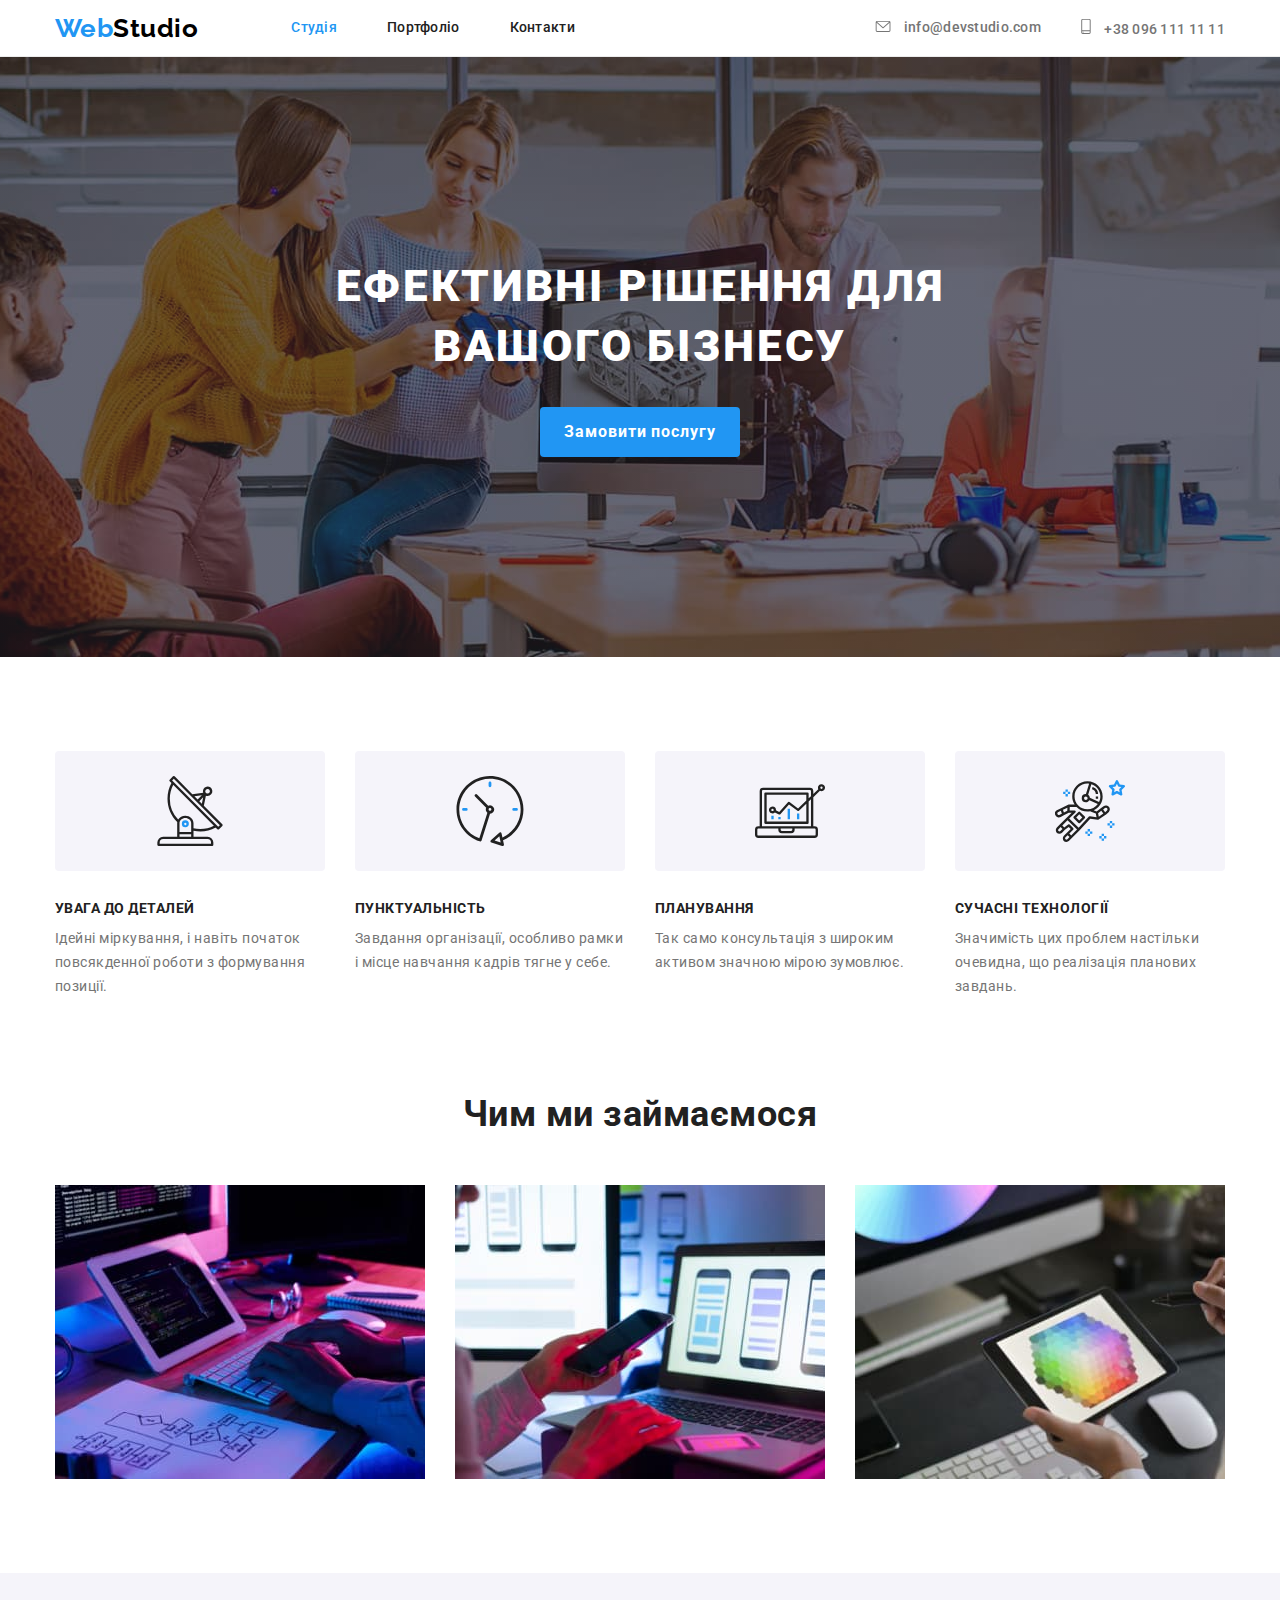
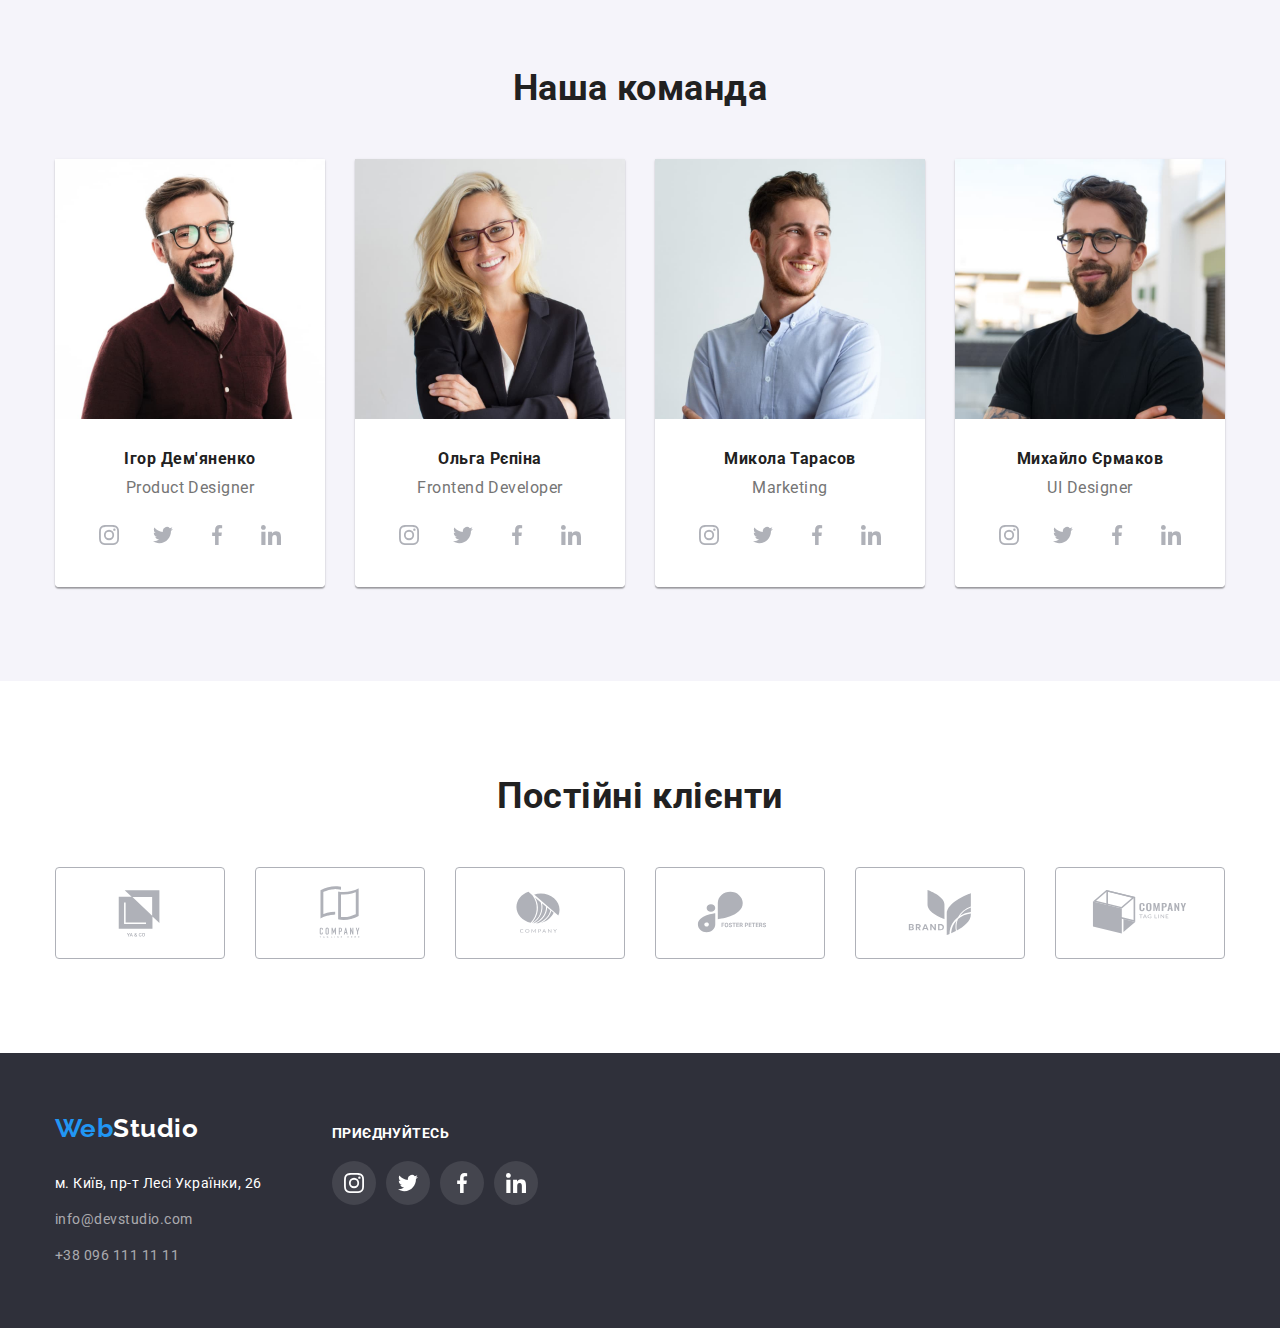
<file: index.html>
<!DOCTYPE html>
<html lang="uk">
<head>
    <meta charset="UTF-8">
    <meta http-equiv="X-UA-Compatible" content="IE=edge">
    <meta name="viewport" content="width=device-width, initial-scale=1.0">
    <title>WebStudio. Головна сторінка. Ефективні рішення для вашого бізнесу</title>
    <link href="https://fonts.googleapis.com/css2?family=Raleway:wght@700&family=Roboto:wght@400;500;700;900&display=swap"
        rel="stylesheet">
    <link rel="stylesheet" href="https://cdnjs.cloudflare.com/ajax/libs/modern-normalize/1.1.0/modern-normalize.min.css">
    <link rel="stylesheet" href="./css/styles.css">
</head>
<body>
    <!--Page header-->
    <header class="page-header">
        <div class="container">
        <nav class="nav">
        <!--Logo-->
        <a href="/" class="logo">Web<span class="studio-header">Studio</span></a>
        <!--Links to other pages-->
        <ul class="site-nav list">
            <li class="item"><a href="./index.html" class="link current">Студія</a></li>
            <li class="item"><a href="./portfolio.html" class="link">Портфоліо</a></li>
            <li class="item"><a href="" class="link">Контакти</a></li>
        </ul>        
        <!--Contacts-->
        <ul class="contact-nav list">
            <li class="item">
                <a href="mailto:info@devstudio.com" class="link mail">
                    <svg class="icon" width="16" height="12">
                        <use href="./images/icons.svg#envelope"></use>
                    </svg>
                    info@devstudio.com
                </a>
            </li>
            <li class="item">
                <a href="tel:+380961111111" class="link tel">
                    <svg class="icon" width="10" height="16">
                        <use href="./images/icons.svg#smartphone"></use>
                    </svg>
                    +38 096 111 11 11
                </a>
            </li>
        </ul>
        </nav>
        </div>          
    </header>
    <!--Main content-->
    <main>
        <!--Order service-->
    <div>
        <section class="hero">
            <div class="container">
                <h1 class="title">ЕФЕКТИВНІ РІШЕННЯ ДЛЯ <br>ВАШОГО БІЗНЕСУ<br></h1>
                <button type="button" class="button">Замовити послугу</button>
            </div>                        
        </section>
    </div>
    <!--About service-->
    <section class="section advantage">
        <div class="container">
            <h2 class="section-title" hidden>Переваги</h2>
            <ul class="feature list">
                <li class="item">
                    <div class="advantage-card">
                        <svg class="icon" width="70" height="70">
                            <use href="./images/icons.svg#antenna"></use>
                        </svg>
                    </div>
                    <h3 class="title">Увага до деталей</h3>
                    <p class="text">Ідейні міркування, і навіть початок повсякденної роботи з формування позиції.</p>
                </li>
                <li class="item">
                    <div class="advantage-card">
                        <svg class="icon" width="70" height="70">
                            <use href="./images/icons.svg#clock"></use>
                        </svg>
                    </div>
                    <h3 class="title">Пунктуальність</h3>
                    <p class="text">Завдання організації, особливо рамки і місце навчання кадрів тягне у себе.</p>
                </li>
                <li class="item">
                    <div class="advantage-card">
                        <svg class="icon" width="70" height="70">
                            <use href="./images/icons.svg#diagram"></use>
                        </svg>
                    </div>
                    <h3 class="title">Планування</h3>
                    <p class="text">Так само консультація з широким активом значною мірою зумовлює.</p>
                </li>
                <li class="item">
                    <div class="advantage-card">
                        <svg class="icon" width="70" height="70">
                            <use href="./images/icons.svg#astronaut"></use>
                        </svg>
                    </div>
                    <h3 class="title">Сучасні технології</h3>
                    <p class="text">Значимість цих проблем настільки очевидна, що реалізація планових завдань.</p>
                </li>
            </ul>
        </div>        
    </section>
    <!--What do we do-->
    <section class="section">
        <div class="container">
            <h2 class="section-title">Чим ми займаємося</h2>
            <ul class="feature list">
                <li class="item">
                    <img src="./images/box1.jpg" alt="фото з клавіатурою" width="370">
                </li>
                <li class="item">
                    <img src="./images/box2.jpg" alt="фото з телефоном" width="370">
                </li>
                <li class="item">
                    <img src="./images/box3.jpg" alt="фото з планшетом" width="370">
                </li>
            </ul>
        </div>       
    </section>
    <!--Our team-->
    <section class="section team">
        <div class="container">
            <h2 class="section-title">Наша команда</h2>
            <ul class="feature list">
                <li class="item">
                    <div class="cards">
                        <img src="./images/foto1.jpg" alt="Фото Ігора Дем'яненка" width="270">
                        <div class="person">
                            <h3 class="name">Ігор Дем'яненко</h3>
                            <p class="text" lang="en">Product Designer</p>                        
                            <ul class="team-soc-list list">
                                <li class="team-soc-items"><a href="#" class="team-soc-link link">
                                    <svg width="20" height="20" class="team-soc-icons">
                                        <use href="./images/icons.svg#instagram"></use>
                                    </svg>
                                </a></li>
                                <li class="team-soc-items"><a href="#" class="team-soc-link link">
                                    <svg width="20" height="20" class="team-soc-icons">
                                        <use href="./images/icons.svg#twitter"></use>
                                    </svg>
                                </a></li>
                                <li class="team-soc-items"><a href="#" class="team-soc-link link">
                                    <svg width="20" height="20" class="team-soc-icons">
                                        <use href="./images/icons.svg#facebook"></use>
                                    </svg>
                                </a></li>
                                <li class="team-soc-items"><a href="#" class="team-soc-link link">
                                    <svg width="20" height="20" class="team-soc-icons">
                                        <use href="./images/icons.svg#linkedin"></use>
                                    </svg>
                                </a></li>
                            </ul>
                        </div>
                    </div>
                </li>
                <li class="item">
                    <div class="cards">
                        <img src="./images/foto2.jpg" alt="Фото Ольги Рєпіної" width="270">
                        <div class="person">
                            <h3 class="name">Ольга Рєпіна</h3>
                            <p class="text" lang="en">Frontend Developer</p>
                            <ul class="team-soc-list list">
                                <li class="team-soc-items"><a href="#" class="team-soc-link link">
                                        <svg width="20" height="20" class="team-soc-icons">
                                            <use href="./images/icons.svg#instagram"></use>
                                        </svg>
                                    </a></li>
                                <li class="team-soc-items"><a href="#" class="team-soc-link link">
                                        <svg width="20" height="20" class="team-soc-icons">
                                            <use href="./images/icons.svg#twitter"></use>
                                        </svg>
                                    </a></li>
                                <li class="team-soc-items"><a href="#" class="team-soc-link link">
                                        <svg width="20" height="20" class="team-soc-icons">
                                            <use href="./images/icons.svg#facebook"></use>
                                        </svg>
                                    </a></li>
                                <li class="team-soc-items"><a href="#" class="team-soc-link link">
                                        <svg width="20" height="20" class="team-soc-icons">
                                            <use href="./images/icons.svg#linkedin"></use>
                                        </svg>
                                    </a></li>
                            </ul>
                        </div>
                    </div>                                        
                </li>
                <li class="item">
                    <div class="cards">
                        <img src="./images/foto3.jpg" alt="Фото Миколи Тарасова" width="270">
                        <div class="person">
                            <h3 class="name">Микола Тарасов</h3>
                            <p class="text" lang="en">Marketing</p>
                            <ul class="team-soc-list list">
                                <li class="team-soc-items"><a href="#" class="team-soc-link link">
                                        <svg width="20" height="20" class="team-soc-icons">
                                            <use href="./images/icons.svg#instagram"></use>
                                        </svg>
                                    </a></li>
                                <li class="team-soc-items"><a href="#" class="team-soc-link link">
                                        <svg width="20" height="20" class="team-soc-icons">
                                            <use href="./images/icons.svg#twitter"></use>
                                        </svg>
                                    </a></li>
                                <li class="team-soc-items"><a href="#" class="team-soc-link link">
                                        <svg width="20" height="20" class="team-soc-icons">
                                            <use href="./images/icons.svg#facebook"></use>
                                        </svg>
                                    </a></li>
                                <li class="team-soc-items"><a href="#" class="team-soc-link link">
                                        <svg width="20" height="20" class="team-soc-icons">
                                            <use href="./images/icons.svg#linkedin"></use>
                                        </svg>
                                    </a></li>
                            </ul>
                        </div>
                    </div>                    
                </li>
                <li class="item">
                    <div class="cards">
                        <img src="./images/foto4.jpg" alt="Фото Михайла Єрмакова" width="270">
                        <div class="person">
                            <h3 class="name">Михайло Єрмаков</h3>
                            <p class="text" lang="en">UI Designer</p>
                            <ul class="team-soc-list list">
                                <li class="team-soc-items">
                                    <a href="#" class="team-soc-link link">
                                        <svg width="20" height="20" class="team-soc-icons">
                                            <use href="./images/icons.svg#instagram"></use>
                                        </svg>
                                    </a></li>
                                <li class="team-soc-items">
                                    <a href="#" class="team-soc-link link">
                                        <svg width="20" height="20" class="team-soc-icons">
                                            <use href="./images/icons.svg#twitter"></use>
                                        </svg>
                                    </a></li>
                                <li class="team-soc-items">
                                    <a href="#" class="team-soc-link link">
                                        <svg width="20" height="20" class="team-soc-icons">
                                            <use href="./images/icons.svg#facebook"></use>
                                        </svg>
                                    </a></li>
                                <li class="team-soc-items">
                                    <a href="#" class="team-soc-link link">
                                        <svg width="20" height="20" class="team-soc-icons">
                                            <use href="./images/icons.svg#linkedin"></use>
                                        </svg>
                                    </a></li>
                            </ul>
                        </div>
                    </div>                    
                </li>
            </ul>
        </div>        
    </section>
    <!-- Clients -->
    <section class="section regular-clients">
        <div class="container">
            <h2 class="section-title">Постійні клієнти</h2>
            <ul class="clients-list list">                
                <li class="clients-items">
                    <a href="#" class="clients-link">
                        <svg class="clients-icons" width="106" height="60">
                            <use href="./images/icons.svg#yaandcologo"></use>
                        </svg>
                    </a>
                </li>
                <li class="clients-items">
                    <a href="#" class="clients-link">
                        <svg class="clients-icons" width="106" height="60">
                            <use href="./images/icons.svg#taglineherelogo"></use>
                        </svg>
                    </a>
                </li>
                <li class="clients-items">
                    <a href="" class="clients-link">
                        <svg class="clients-icons" width="106" height="60">
                            <use href="./images/icons.svg#companylogo"></use>
                        </svg>
                    </a>
                </li>
                <li class="clients-items">
                    <a href="" class="clients-link">
                        <svg class="clients-icons" width="106" height="60">
                            <use href="./images/icons.svg#fosterpeterslogo"></use>
                        </svg>
                    </a>
                </li>
                <li class="clients-items">
                    <a href="" class="clients-link">
                        <svg class="clients-icons" width="106" height="60">
                            <use href="./images/icons.svg#brandlogo"></use>
                        </svg>
                    </a>
                </li>
                <li class="clients-items">
                    <a href="" class="clients-link">
                        <svg class="clients-icons" width="106" height="60">
                            <use href="./images/icons.svg#taglinelogo"></use>
                        </svg>
                    </a>
                </li>
            </ul>            
        </div>
    </section>
    </main>
    <!--Footer-->
    <footer class="footer">
        <div class="container">
            <div class="footer-contacts">
                <a href="/" class="logo">Web<span class="studio-footer">Studio</span></a>
                <address class="address">
                    <p class="map">м. Київ, пр-т Лесі Українки, 26</p>
                    <a href="mailto:info@devstudio.com" class="link mail">info@devstudio.com</a>
                    <a href="tel:+380961111111" class="link tel">+38 096 111 11 11</a>
                </address>
            </div>
            <div class="footer-join">
                <h3 class="title">приєднуйтесь</h3>
                <ul class="footer-join-list list">
                    <li class="footer-soc-items">
                        <a href="#" class="footer-soc-link link">
                            <svg width="20" height="20" class="footer-soc-icons">
                                <use href="./images/icons.svg#instagram"></use>
                            </svg>
                        </a></li>
                    </li>
                    <li class="footer-soc-items">
                        <a href="#" class="footer-soc-link link">
                            <svg width="20" height="20" class="footer-soc-icons">
                                <use href="./images/icons.svg#twitter"></use>
                            </svg>
                        </a></li>
                    </li>
                    <li class="footer-soc-items">
                        <a href="#" class="footer-soc-link link">
                            <svg width="20" height="20" class="footer-soc-icons">
                                <use href="./images/icons.svg#facebook"></use>
                            </svg>
                        </a></li>
                    </li>
                    <li class="footer-soc-items">
                        <a href="#" class="footer-soc-link link">
                            <svg width="20" height="20" class="footer-soc-icons">
                                <use href="./images/icons.svg#linkedin"></use>
                            </svg>
                        </a></li>
                    </li>
                </ul>
            </div>
        </div>        
    </footer>
</body>
</html>
</file>
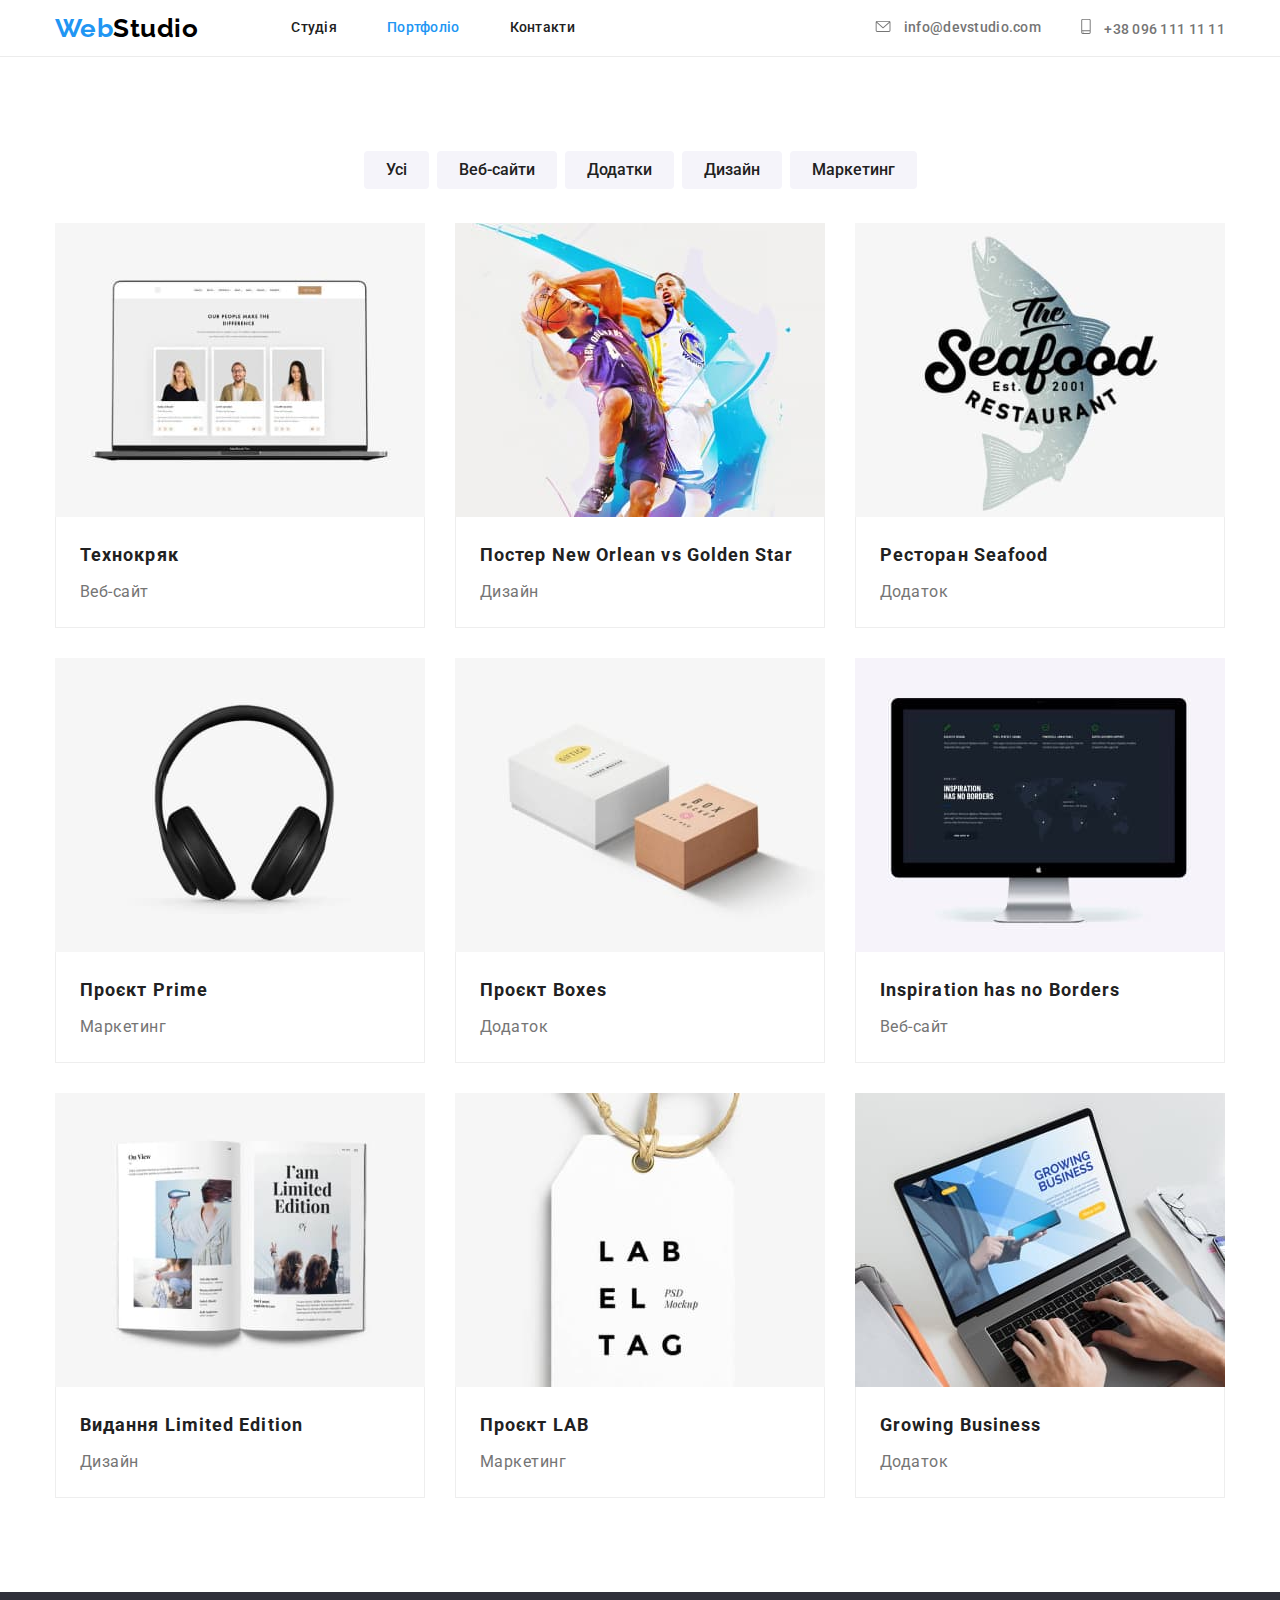
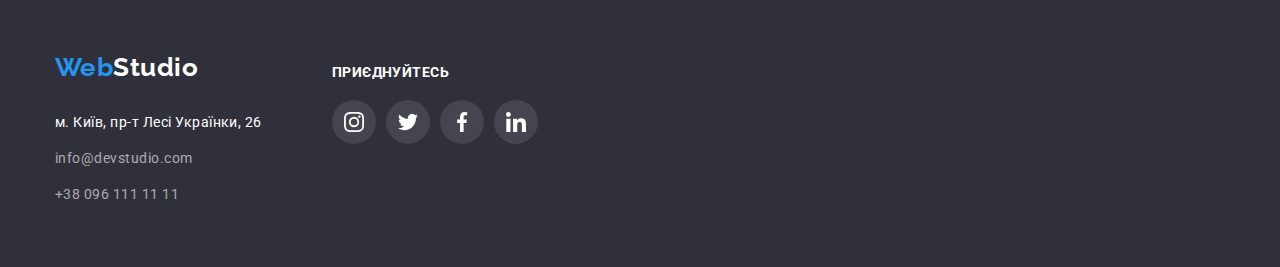
<file: portfolio.html>
<!DOCTYPE html>
<html lang="uk">
<head>
    <meta charset="UTF-8">
    <meta http-equiv="X-UA-Compatible" content="IE=edge">
    <meta name="viewport" content="width=device-width, initial-scale=1.0">
    <title>WebStudio. Портфоліо</title>
    <link href="https://fonts.googleapis.com/css2?family=Raleway:wght@700&family=Roboto:wght@400;500;700;900&display=swap"
        rel="stylesheet">
    <link rel="stylesheet" href="https://cdnjs.cloudflare.com/ajax/libs/modern-normalize/1.1.0/modern-normalize.min.css">
    <link rel="stylesheet" href="./css/styles.css">
</head>
<body>
    <!--Page header-->
    <header class="page-header">
        <div class="container">
        <nav class="nav">
            <!--Logo-->
            <a href="/" class="logo">Web<span class="studio-header">Studio</span></a>
            <!--Links to other pages-->
            <ul class="site-nav list">
                <li class="item"><a href="./index.html" class="link">Студія</a></li>
                <li class="item"><a href="./portfolio.html" class="link current">Портфоліо</a></li>
                <li class="item"><a href="" class="link">Контакти</a></li>
            </ul>        
        <!--Contacts-->
        <ul class="contact-nav list">
            <li class="item">
                <a href="mailto:info@devstudio.com" class="link mail">
                    <svg class="icon" width="16" height="12">
                        <use href="./images/icons.svg#envelope"></use>
                    </svg>                    
                    info@devstudio.com
                </a>
            </li>
            <li class="item">
                <a href="tel:+380961111111" class="link tel">
                    <svg class="icon" width="10" height="16">
                        <use href="./images/icons.svg#smartphone"></use>
                    </svg>
                    +38 096 111 11 11
                </a>
            </li>
        </ul>
        </nav>
        </div>
    </header>
    <!-- Main content -->
    <main>
        <section class="portfolio">
            <div class="container">
                <h1 hidden>Портфоліо</h1>
                <!-- Buttons -->
                <ul class="buttons list">
                    <li class="item"><button class="link all" type="button">Усі</button></li>
                    <li class="item"><button class="link" type="button">Веб-сайти</button></li>
                    <li class="item"><button class="link" type="button">Додатки</button></li>
                    <li class="item"><button class="link" type="button">Дизайн</button></li>
                    <li class="item"><button class="link" type="button">Маркетинг</button></li>
                </ul>
                <!-- Projects -->
                <ul class="works list">
                    <li class="item">
                        <article class="card">
                            <a href="" class="service">
                                <div class="thumb">
                                    <img src="./images/img1.jpg" alt="Фото людей на мніторі" width="370">
                                </div>
                                <div class="case">                                
                                    <h2 class="title">Технокряк</h2>
                                    <p class="text">Веб-сайт</p>
                                </div>
                            </a>
                        </article>
                    </li>
                    <li class="item">
                        <article class="card">
                            <a href="" class="service">
                                <div class="thumb">
                                    <img src="./images/img2.jpg" alt="Баскетболісти" width="370">
                                </div>
                                <div class="case">
                                    <h2 class="title">Постер New Orlean vs Golden Star</h2>
                                    <p class="text">Дизайн</p>
                                </div>
                            </a>
                        </article>
                    </li>
                    <li class="item">
                        <article class="card">
                            <a href="" class="service">
                                <div class="thumb">
                                    <img src="./images/img3.jpg" alt="Логотип ресторану" width="370">
                                </div>
                                <div class="case">
                                    <h2 class="title">Ресторан Seafood</h2>
                                    <p class="text">Додаток</p>
                                </div>
                            </a>
                        </article>
                    </li>
                    <li class="item">
                        <article class="card">
                            <a href="" class="service">
                                <div class="thumb">
                                    <img src="./images/img4.jpg" alt="Навухники" width="370">
                                </div>
                                <div class="case">
                                    <h2 class="title">Проєкт Prime</h2>
                                    <p class="text">Маркетинг</p>
                                </div>
                            </a>
                        </article>
                    </li>
                    <li class="item">
                        <article class="card">
                            <a href="" class="service">
                                <div class="thumb">
                                    <img src="./images/img5.jpg" alt="Коробки" width="370">
                                </div>
                                <div class="case">
                                    <h2 class="title">Проєкт Boxes</h2>
                                    <p class="text">Додаток</p>
                                </div>
                            </a>
                        </article>
                    </li>
                    <li class="item">
                        <article class="card">
                            <a href="" class="service">
                                <div class="thumb">
                                    <img src="./images/img6.jpg" alt="Монітор" width="370">
                                </div>
                                <div class="case">
                                    <h2 class="title">Inspiration has no Borders</h2>
                                    <p class="text">Веб-сайт</p>
                                </div>
                            </a>
                        </article>
                    </li>
                    <li class="item">
                        <article class="card">
                            <a href="" class="service">
                                <div class="thumb">
                                    <img src="./images/img7.jpg" alt="Журнал" width="370">
                                </div>
                                <div class="case">
                                    <h2 class="title">Видання Limited Edition</h2>
                                    <p class="text">Дизайн</p>
                                </div>
                            </a>
                        </article>
                    </li>
                    <li class="item">
                        <article class="card">
                            <a href="" class="service">
                                <div class="thumb">
                                    <img src="./images/img8.jpg" alt="Етикетка" width="370">
                                </div>
                                <div class="case">
                                    <h2 class="title">Проєкт LAB</h2>
                                    <p class="text">Маркетинг</p>
                                </div>
                            </a>
                        </article>
                    </li>
                    <li class="item">
                        <article class="card">
                            <a href="" class="service">
                                <div class="thumb">
                                    <img src="./images/img9.jpg" alt="Ноутбук" width="370">
                                </div>
                                <div class="case">
                                    <h2 class="title">Growing Business</h2>
                                    <p class="text">Додаток</p>
                                </div>
                        </a>
                        </article>
                    </li>
                </ul>                
            </div>
        </section>
    </main>
    <!-- Footer -->
    <footer class="footer">
        <div class="container">
            <div class="footer-contacts">
                <a href="/" class="logo">Web<span class="studio-footer">Studio</span></a>
                <address class="address">
                    <p class="map">м. Київ, пр-т Лесі Українки, 26</p>
                    <a href="mailto:info@devstudio.com" class="link mail">info@devstudio.com</a>
                    <a href="tel:+380961111111" class="link tel">+38 096 111 11 11</a>
                </address>
            </div>
            <div class="footer-join">
                <h3 class="title">приєднуйтесь</h3>
                <ul class="footer-join-list list">
                    <li class="footer-soc-items">
                        <a href="#" class="footer-soc-link link">
                            <svg width="20" height="20" class="footer-soc-icons">
                                <use href="./images/icons.svg#instagram"></use>
                            </svg>
                        </a>
                    </li>
                    </li>
                    <li class="footer-soc-items">
                        <a href="#" class="footer-soc-link link">
                            <svg width="20" height="20" class="footer-soc-icons">
                                <use href="./images/icons.svg#twitter"></use>
                            </svg>
                        </a>
                    </li>
                    </li>
                    <li class="footer-soc-items">
                        <a href="#" class="footer-soc-link link">
                            <svg width="20" height="20" class="footer-soc-icons">
                                <use href="./images/icons.svg#facebook"></use>
                            </svg>
                        </a>
                    </li>
                    </li>
                    <li class="footer-soc-items">
                        <a href="#" class="footer-soc-link link">
                            <svg width="20" height="20" class="footer-soc-icons">
                                <use href="./images/icons.svg#linkedin"></use>
                            </svg>
                        </a>
                    </li>
                    </li>
                </ul>
            </div>
        </div>
    </footer>
</body>
</html>
</file>
<file: css/styles.css>
/* основной цвет текста #212121*/
/* вторичный цвет теста #757575*/
/* цвет акцента #2196F3*/
/* белый цвет текста #FFFFFF*/
/* черный цвет лого #000000*/
/* серый цвет текста в футере rgba(255, 255, 255, 0.6)*/
/* бэкграунд цвет основной #FFFFFF */
/* бэкграунд цвет второстепенный #F5F4FA */
/* бэкграунд цвет хедера #FFFFFF */
/* бэкграунд цвет футера и героя #2F303A */
/* цвет ссылок футера rgba(255, 255, 255, 0.6) */
/* цвет неактивной иконки #AFB1B8 */

*,
*::before,
*::after {
    box-sizing: border-box;
}

:root {
    --primary-text-color: #212121;
    --secondary-text-color: #757575;
    --accent-color: #2196F3;
    --primary-white-color: #FFFFFF;
    --works-item-gap: 30px;
    --inactive-icon: #AFB1B8;
    --secondary-background-color: #F5F4FA;
}

body {
    background-color: #FFFFFF;
    color: var(--primary-text-color);

    font-family: roboto, sans-serif;
    letter-spacing: 0.03em;
    font-weight: 500;
}

.list {
    list-style: none;

    padding: 0;
    margin: 0;
}

.page-header {
    border-bottom: 1px solid #ECECEC;
}

.container {
    margin-left: auto;
    margin-right: auto;
    padding-left: 15px;
    padding-right: 15px;
    width: 1200px;
}

img {
    display: block;
    min-width: 100%;
    height: auto;
}

/* Logo */
.logo {
    color: var(--accent-color);

    text-decoration: none;
    font-family: raleway, cursive;
    font-weight: 700;
    font-size: 26px;
    line-height: 1.19;
}

.studio-header {
    color: #000000;
}

.studio-footer {
    color: #FFFFFF;
}

.logo:hover,
.logo:focus {
    color: var(--accent-color);
}

/* Site nav */
.nav {
    display: flex;
    align-items: center;
}
.site-nav {
    display: flex;
    margin-left: 93px;
}

.site-nav .item:not(:last-child) {
    margin-right: 50px;
}

.site-nav .link {
    display: block;
    padding-top: 20px;
    padding-bottom: 20px;

    color: var(--primary-text-color);

    text-decoration: none;
    font-size: 14px;
    line-height: 1.14;
    letter-spacing: 0.02em;

    
}

.site-nav .link:hover,
.site-nav .link:focus {
    color: var(--accent-color);
}

.site-nav .current{
    color: var(--accent-color);
}

/* Contact nav */
.contact-nav {
    display: flex;
    margin-left: auto;
}

.contact-nav .item+ .item {
    padding-left: 40px;
}

.contact-nav .link {
    text-decoration: none;
    font-size: 14px;
    line-height: 1.14;
    letter-spacing: 0.02em;

    color: var(--secondary-text-color);
}

.contact-nav .link:hover,
.contact-nav .link:focus {
    color: var(--accent-color);
}

.contact-nav .icon {
    fill: currentColor;
    margin-right: 10px;
}

/* Hero */
.hero {
    max-width: 1600px;
    height: 600px;
    margin-left: auto;
    margin-right: auto;

    background-image: linear-gradient(rgba(47, 48, 58, 0.4),rgba(47, 48, 58, 0.4)),url(../images/banner.jpg);
    background-color: #2F303A;
    background-repeat: no-repeat;
    background-size: cover;
    background-position: center;
}

.hero .container {
    padding-top: 200px;
    padding-bottom: 200px;
    text-align: center;
}

.hero .title {
    color: #FFFFFF;

    font-weight: 900;
    font-size: 44px;
    line-height: 1.36;    
    letter-spacing: 0.06em;
    text-transform: uppercase;

    margin-top: 0;
    margin-bottom: 30px;
}

button {
    font-family: inherit;
}

.button {
    background-color: var(--accent-color);
    color: var(--primary-white-color);

    border-style: none;
    border-radius: 4px;
    padding: 10px 24px;
    text-align: center;
    min-width: 200px;
}

.hero .button {
    font-weight: 700;
    font-size: 16px;
    line-height: 1.88;
    align-items: center;
    text-align: center;
    letter-spacing: 0.06em;
}

.button:hover,
.button:focus {
    color: var(--accent-color);
    background-color: var(--primary-white-color);
}

/* Section */
.section-title {
    color: var(--primary-text-color);

    font-weight: 700;
    font-size: 36px;
    line-height: 1.17;
    text-align: center;

    margin-top: 0;
    margin-bottom: 50px;
}

/* Features */
.advantage .container {
    margin-top: 94px;
    margin-bottom: 94px;
}
.feature .title {
    color: var(--primary-text-color);

    font-weight: 700;
    font-size: 14px;
    line-height: 1.14;
    text-transform: uppercase;

    margin-top: 0;
    margin-bottom: 10px;
}

.feature {
    display: flex;
}

.feature .item+ .item {
    padding-left: 30px;
}

.feature .text {
    color: var(--secondary-text-color);

    font-weight: 400;
    font-size: 14px;
    line-height: 1.71;

    margin-top: 0;
    margin-bottom: 0;
}

.advantage-card {
    width: 270px;
    height: 120px;
    background-color: var(--secondary-background-color);
    border-radius: 4px;
    margin-bottom: 30px;
    margin-right: 0;
    display: flex;
    justify-content: center;
    align-items: center;
}

/* Team */
.team {
    background-color: var(--secondary-background-color);
}

.team .container {
    margin-top: 94px;
    padding-top: 94px;
    padding-bottom: 94px;
}

.feature .name {
    font-size: 16px;
    line-height: 1.19;
    text-align: center;

    margin-top: 0px;
    margin-bottom: 10px;
}

.feature .cards {
    box-shadow: 0px 1px 3px rgba(0, 0, 0, 0.12), 0px 1px 1px rgba(0, 0, 0, 0.14), 0px 2px 1px rgba(0, 0, 0, 0.2);
    border-radius: 0 0 4px 4px;
    overflow: hidden;
}

.team .text {
    font-weight: 400;
    font-size: 16px;
    line-height: 1.19;
    text-align: center;
    margin-bottom: 16px;
}

.cards .person {
    padding: 30px 0;
}

.feature .person {
    background-color: #FFFFFF;    
}

.team-soc-list {
    display: flex;
    justify-content: center;
    align-items: center;
}

.team-soc-items {
    width: 44px;
    height: 44px;
}

.team-soc-items:not(:last-child) {
    margin-right: 10px;
}

.team-soc-link {
    width: 100%;
    height: 100%;
    display: flex;
    border-radius: 50%;
    justify-content: center;
    align-items: center;
}

.team-soc-link:hover,
.team-soc-link:focus {
    background-color: var(--accent-color);
}

.team-soc-link:hover .team-soc-icons,
.team-soc-link:focus .team-soc-icons {
    fill: var(--primary-white-color);
}

.team-soc-icons {
    fill: var(--inactive-icon);
}

/* Clients */
.clients-items:not(:last-child) {
    margin-right: 30px;
}

.regular-clients {
    padding-top: 94px;
    padding-bottom: 94px;
}

.clients-list {
    display: flex;
    justify-content: center;
    align-items: center;
}

.clients-items {
    width: 170px;
    height: 92px;
    border: 1px solid var(--inactive-icon);
    border-radius: 4px;
}

.clients-link {
    width: 100%;
    height: 100%;
    display: flex;
    justify-content: center;
    align-items: center;
}

.clients-icons {
    fill: var(--inactive-icon);
}

.clients-items:hover,
.clients-items:focus {
    border: 1px solid var(--accent-color);
}

.clients-link:hover .clients-icons,
.clients-link:focus .clients-icons{
    fill: var(--accent-color);
}

/* Filter */
.buttons {
    display: flex;
    align-items: center;
    justify-content: center;    
}

.buttons .item+ .item {
    padding-left: 8px;
}

.container .buttons {
    margin-top: 94px;
    margin-bottom: 34px;
}

.buttons .link {
    border-style: none;
    border-radius: 4px;
    padding: 6px 22px;
    text-align: center;

    color: var(--primary-text-color);
    background-color: var(--secondary-background-color);

    font-weight: 500;
    font-size: 16px;
    line-height: 1.63;
    text-align: center;
}

.buttons .link:hover,
.buttons .link:focus {
    color: var(--primary-white-color);
    background-color: var(--accent-color);
    box-shadow: 0px 4px 4px rgba(0, 0, 0, 0.25);
}

.buttons .link {
    cursor: pointer;
}

/* Portfolio */
.works {
    display: flex;
    flex-wrap: wrap;

    margin-left: calc(-1 * var(--works-item-gap));
    margin-top: calc( -1 * var(--works-item-gap));
}

.works .item {
    flex-basis: calc(100% / 3 - var(--works-item-gap));
    margin-left: var(--works-item-gap);
    margin-top: var(--works-item-gap);
}

.works .item:hover,
.works .item:focus {
    box-shadow: 0px 4px 4px rgba(0, 0, 0, 0.25);
}

.works .service {
    text-decoration: none;
}

.works .text {
    color: var(--secondary-text-color);

    font-weight: 400;
    font-size: 16px;
    line-height: 1.88;
}

.works .title {
    color: var(--primary-text-color);

    font-weight: 700;
    font-size: 18px;
    line-height: 2;
    letter-spacing: 0.06em;
}

/* Card */
.case .title {
    margin-top: 0;
    margin-bottom: 0;
}

.case .text {
    margin-top: 4px;
    margin-bottom: 0;
}

.card .case {
    padding: 20px 24px;
    border-left: 1px solid #EEEEEE;
    border-right: 1px solid #EEEEEE;
    border-bottom: 1px solid #EEEEEE;
}

.portfolio .container {
    margin-bottom: 94px;
}

/* Footer */
.footer {
    background-color: #2F303A;
}

.footer {
    padding-top: 60px;
    padding-bottom: 60px;
}

.address .map {
    color: #FFFFFF;

    margin-top: 0;
    margin-bottom: 0;
}

.address .link {
    text-decoration: none;
    color: rgba(255, 255, 255, 0.6);

    display: block;
}

.address .link:hover,
.address .link:focus {
    color: var(--accent-color);
}

.address {
    font-style: normal;
    margin-top: 28px;
}

.address .map,
.address .link {
    font-weight: 400;
    font-size: 14px;
    line-height: 1.71;
}

.address .mail {
    margin-top: 12px;
    margin-bottom: 12px;
}

.footer .container {
    display: flex;
}

.footer .title {
    margin: 0;
    margin-bottom: 20px;

    font-family: 'Roboto';
    font-style: normal;
    font-weight: 700;
    font-size: 14px;
    line-height: 16px;
    letter-spacing: 0.03em;
    text-transform: uppercase;
    
    color: #FFFFFF;
}

.footer-join {
    margin-left: 70px;
    margin-top: 12px;
}

.footer-join-list {
    display: flex;
    justify-content: center;
    align-items: center;
}

.footer-soc-items {
    width: 44px;
    height: 44px;
}

.footer-soc-items:not(:last-child) {
    margin-right: 10px;
}

.footer-soc-link {
    width: 100%;
    height: 100%;
    display: flex;
    justify-content: center;
    align-items: center;
    border-radius: 50%;
}

.footer-soc-link {
    background-color: rgba(255, 255, 255, 0.1);
}

.footer-soc-link:hover,
.footer-soc-link:focus {
    background-color: var(--accent-color)
}

.footer-soc-icons {
    fill: var(--primary-white-color);
}
</file>
